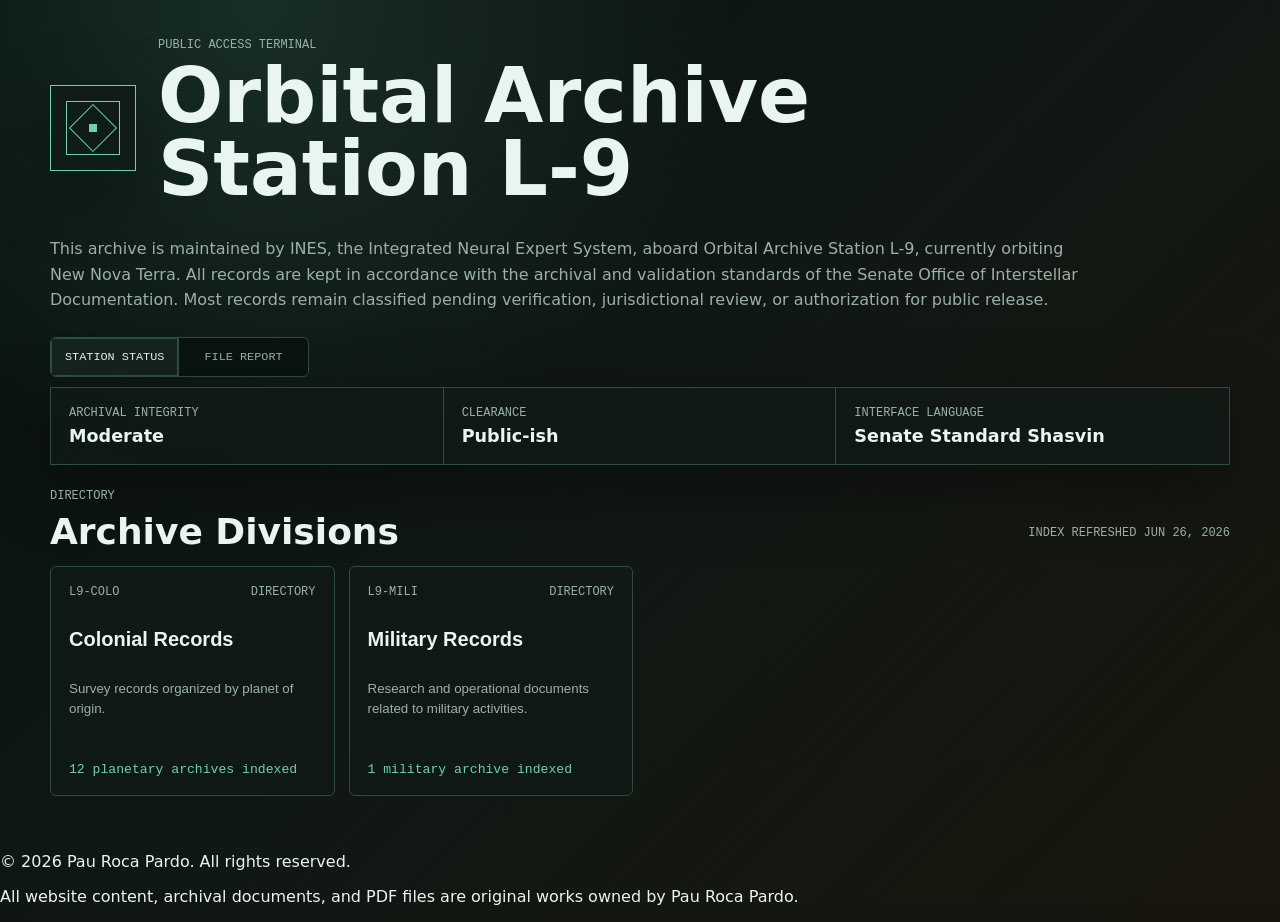
<file: index.html>
<!doctype html>
<html lang="en">
  <head>
    <meta charset="utf-8">
    <meta name="viewport" content="width=device-width, initial-scale=1">
    <meta name="theme-color" content="#09110f">
    <title>Orbital Archive Station L-9</title>
    <link rel="icon" href="./favicon.ico" sizes="any">
    <link rel="stylesheet" href="./src/styles.css">
    <script src="./src/archive-manifest.js" defer></script>
    <script src="./src/app.js" defer></script>
  </head>
  <body>
    <div class="scanline" aria-hidden="true"></div>

    <header class="station-header">
      <div class="station-mark" aria-hidden="true">
        <span></span>
        <span></span>
        <span></span>
      </div>
      <div>
        <p class="eyebrow">Public Access Terminal</p>
        <h1><span>Orbital Archive</span> <span>Station L-9</span></h1>
      </div>
    </header>

    <section class="station-intro" aria-label="Archive notice">
      <p class="header-copy">
        This archive is maintained by INES, the Integrated Neural Expert System, aboard Orbital Archive
        Station L-9, currently orbiting New Nova Terra. All records are kept in accordance with the archival and
        validation standards of the Senate Office of Interstellar Documentation. Most records remain classified
        pending verification, jurisdictional review, or authorization for public release.
      </p>
    </section>

    <main class="archive-shell">
      <section class="status-summary" aria-label="Archive summary">
        <div class="summary-switch" aria-label="Summary view">
          <button type="button" aria-pressed="true" data-summary-view="station">Station Status</button>
          <button type="button" aria-pressed="false" data-summary-view="files">File Report</button>
        </div>
        <div id="status-panel" class="status-panel">
          <div>
            <span class="status-label">Archival Integrity</span>
            <strong>Moderate</strong>
          </div>
          <div>
            <span class="status-label">Clearance</span>
            <strong>Public-ish</strong>
          </div>
          <div>
            <span class="status-label">Interface Language</span>
            <strong>Senate Standard Shasvin</strong>
          </div>
        </div>
      </section>

      <nav id="navigation-bar" class="navigation-bar" aria-label="Archive navigation" hidden>
        <button id="back-button" class="ghost-button" type="button">← Back</button>
        <div id="breadcrumbs" class="breadcrumbs"></div>
      </nav>

      <section id="directory-section" aria-labelledby="sections-title">
        <div class="section-heading">
          <div>
            <p class="eyebrow" id="directory-kicker">Directory</p>
            <h2 id="sections-title">Archive Divisions</h2>
          </div>
          <p id="generation-stamp" class="generation-stamp"></p>
        </div>
        <div id="section-grid" class="section-grid"></div>
      </section>

      <section id="document-panel" class="document-panel" aria-labelledby="documents-title" hidden>
        <div class="section-heading">
          <div>
            <p class="eyebrow" id="active-section-kicker">Index Contents</p>
            <h2 id="documents-title">Selected Archive</h2>
          </div>
        </div>
        <div id="document-list" class="document-list"></div>
      </section>
    </main>

    <footer class="site-footer">
      <p>© 2026 Pau Roca Pardo. All rights reserved.</p>
      <p>All website content, archival documents, and PDF files are original works owned by Pau Roca Pardo.</p>
    </footer>
  </body>
</html>
</file>
<file: src/styles.css>
:root {
  color-scheme: dark;
  --bg: #07110f;
  --panel: #101a17;
  --panel-strong: #16241f;
  --line: #2e4b41;
  --line-bright: #6ecfb0;
  --text: #e9f5ef;
  --muted: #9ab0a7;
  --amber: #d7a944;
  --red: #d46d62;
  --shadow: 0 20px 70px rgba(0, 0, 0, 0.35);
}

* {
  box-sizing: border-box;
}

html,
body {
  max-width: 100%;
  overflow-x: hidden;
}

body {
  min-height: 100vh;
  margin: 0;
  background:
    radial-gradient(circle at 20% 0%, rgba(110, 207, 176, 0.14), transparent 30rem),
    linear-gradient(135deg, #07110f 0%, #101713 48%, #18150e 100%);
  color: var(--text);
  font-family: Inter, ui-sans-serif, system-ui, -apple-system, BlinkMacSystemFont, "Segoe UI", sans-serif;
  letter-spacing: 0;
}

button,
a {
  -webkit-tap-highlight-color: transparent;
}

.scanline {
  pointer-events: none;
  position: fixed;
  inset: 0;
  z-index: 5;
  background-image: repeating-linear-gradient(
    to bottom,
    rgba(255, 255, 255, 0.035) 0,
    rgba(255, 255, 255, 0.035) 1px,
    transparent 1px,
    transparent 4px
  );
  mix-blend-mode: soft-light;
}

.station-header,
.station-intro,
.archive-shell {
  width: min(1180px, calc(100% - 32px));
  margin-inline: auto;
  min-width: 0;
}

.station-header {
  display: grid;
  grid-template-columns: auto minmax(0, 1fr);
  gap: 22px;
  align-items: center;
  padding: 38px 0 18px;
}

.station-intro {
  margin-bottom: 24px;
}

.station-intro .header-copy {
  width: 100%;
  max-width: none;
}


.station-mark {
  display: grid;
  place-items: center;
  width: 86px;
  aspect-ratio: 1;
  border: 1px solid var(--line-bright);
  background: rgba(16, 26, 23, 0.82);
  box-shadow: var(--shadow);
}

.station-mark span {
  grid-area: 1 / 1;
  display: block;
  border: 1px solid var(--line-bright);
}

.station-mark span:nth-child(1) {
  width: 54px;
  aspect-ratio: 1;
}

.station-mark span:nth-child(2) {
  width: 34px;
  aspect-ratio: 1;
  transform: rotate(45deg);
}

.station-mark span:nth-child(3) {
  width: 8px;
  aspect-ratio: 1;
  background: var(--line-bright);
}

.eyebrow,
.status-label,
.card-topline,
.document-id,
.document-action,
.generation-stamp {
  color: var(--muted);
  font-family: "SFMono-Regular", Consolas, "Liberation Mono", monospace;
  font-size: 0.75rem;
  text-transform: uppercase;
}

.eyebrow {
  margin: 0 0 8px;
}

h1,
h2,
p {
  margin-top: 0;
}

h1 {
  max-width: 820px;
  margin-bottom: 12px;
  font-size: clamp(2.2rem, 6vw, 5.2rem);
  line-height: 0.95;
}

h1 span {
  display: inline;
}

h2 {
  margin-bottom: 0;
  font-size: clamp(1.55rem, 3vw, 2.25rem);
}

.header-copy {
  max-width: 980px;
  margin-bottom: 0;
  color: var(--muted);
  font-size: 1rem;
  line-height: 1.6;
  text-wrap: balance;
}

.archive-shell {
  display: grid;
  gap: 24px;
  padding-bottom: 44px;
}

.archive-shell > section {
  min-width: 0;
  max-width: 100%;
}

.status-summary {
  display: grid;
  gap: 10px;
}

.summary-switch {
  display: inline-grid;
  grid-template-columns: repeat(2, minmax(0, 1fr));
  justify-self: start;
  overflow: hidden;
  border: 1px solid var(--line);
  border-radius: 6px;
  background: rgba(7, 17, 15, 0.72);
}

.summary-switch button {
  min-height: 38px;
  padding: 0 14px;
  border: 0;
  border-right: 1px solid var(--line);
  background: transparent;
  color: var(--muted);
  font-family: "SFMono-Regular", Consolas, "Liberation Mono", monospace;
  font-size: 0.74rem;
  text-transform: uppercase;
  cursor: pointer;
}

.summary-switch button:last-child {
  border-right: 0;
}

.summary-switch button:hover,
.summary-switch button:focus-visible,
.summary-switch button[aria-pressed="true"] {
  background: rgba(22, 36, 31, 0.95);
  color: var(--text);
  outline: none;
}

.summary-switch button[aria-pressed="true"] {
  box-shadow: inset 0 0 0 1px rgba(110, 207, 176, 0.28);
}

.status-panel {
  display: grid;
  grid-template-columns: repeat(3, minmax(0, 1fr));
  width: 100%;
  max-width: 100%;
  min-width: 0;
  border: 1px solid var(--line);
  background: rgba(16, 26, 23, 0.72);
  box-shadow: var(--shadow);
}

.status-panel > div {
  display: grid;
  gap: 6px;
  min-width: 0;
  padding: 18px;
  border-right: 1px solid var(--line);
}

.status-panel > div:last-child {
  border-right: 0;
}

.status-panel strong {
  font-size: 1.1rem;
  min-width: 0;
  overflow-wrap: anywhere;
}

.status-detail {
  color: var(--muted);
  font-family: "SFMono-Regular", Consolas, "Liberation Mono", monospace;
  font-size: 0.75rem;
  text-transform: uppercase;
}

.status-panel .cleared strong {
  color: var(--line-bright);
}

.status-panel .in-progress strong {
  color: var(--amber);
}

.status-panel .classified strong {
  color: var(--red);
}

.status-panel .in-progress {
  background: rgba(44, 34, 14, 0.22);
}

.status-panel .classified {
  background: rgba(52, 19, 18, 0.24);
}


.section-heading {
  display: flex;
  gap: 16px;
  align-items: end;
  justify-content: space-between;
  margin-bottom: 14px;
}

.section-grid {
  display: flex;
  width: 100%;
  min-width: 0;
  gap: 14px;
  max-width: 100%;
  overflow-x: auto;
  overflow-y: hidden;
  -webkit-overflow-scrolling: touch;
  touch-action: pan-x pan-y;
  padding: 0 0 12px;
  overscroll-behavior-inline: contain;
  scrollbar-color: var(--line-bright) rgba(16, 26, 23, 0.86);
  scrollbar-width: thin;
  scroll-snap-type: inline proximity;
}

.section-grid::-webkit-scrollbar {
  height: 10px;
}

.section-grid::-webkit-scrollbar-track {
  background: rgba(16, 26, 23, 0.86);
  border-radius: 999px;
}

.section-grid::-webkit-scrollbar-thumb {
  background: var(--line-bright);
  border-radius: 999px;
}

.section-card {
  display: grid;
  flex: 0 0 calc((100% - 42px) / 4);
  gap: 14px;
  min-width: 0;
  min-height: 230px;
  padding: 18px;
  border: 1px solid var(--line);
  border-radius: 6px;
  background: rgba(16, 26, 23, 0.76);
  color: var(--text);
  text-align: left;
  cursor: pointer;
  scroll-snap-align: start;
  transition: border-color 160ms ease, box-shadow 160ms ease, background 160ms ease;
}

.section-card:hover,
.section-card:focus-visible,
.section-card[data-active="true"] {
  border-color: var(--line-bright);
  background: rgba(22, 36, 31, 0.95);
  box-shadow: inset 0 0 0 1px rgba(110, 207, 176, 0.32), 0 0 22px rgba(110, 207, 176, 0.14);
  outline: none;
}

.section-card.maintenance {
  border-color: rgba(215, 169, 68, 0.45);
}

.card-topline {
  display: flex;
  justify-content: space-between;
  gap: 10px;
}

.section-card strong {
  font-size: 1.25rem;
}

.card-copy {
  color: var(--muted);
  line-height: 1.45;
}

.card-status {
  align-self: end;
  color: var(--line-bright);
  font-family: "SFMono-Regular", Consolas, "Liberation Mono", monospace;
  font-size: 0.82rem;
}

.maintenance .card-status {
  color: var(--amber);
}

.document-panel {
  width: 100%;
  max-width: 100%;
  min-width: 0;
  border: 1px solid var(--line);
  border-radius: 6px;
  background: rgba(16, 26, 23, 0.78);
  box-shadow: var(--shadow);
  padding: 20px;
}

.document-panel[hidden] {
  display: none;
}

.ghost-button {
  min-height: 42px;
  padding: 0 14px;
  border: 1px solid var(--line);
  border-radius: 4px;
  background: rgba(7, 17, 15, 0.72);
  color: var(--text);
  cursor: pointer;
}

.ghost-button:hover,
.ghost-button:focus-visible {
  border-color: var(--line-bright);
  outline: none;
}

.document-list {
  display: grid;
  min-width: 0;
  gap: 10px;
}

.document-row {
  display: grid;
  width: 100%;
  max-width: 100%;
  min-width: 0;
  grid-template-columns: minmax(120px, 0.8fr) minmax(0, 2fr) auto;
  gap: 16px;
  align-items: center;
  min-height: 74px;
  padding: 14px;
  border: 1px solid rgba(110, 207, 176, 0.22);
  border-radius: 4px;
  background: rgba(7, 17, 15, 0.62);
  color: var(--text);
  text-decoration: none;
}

.document-row:hover,
.document-row:focus-visible {
  border-color: var(--line-bright);
  outline: none;
}

.document-row.in-progress {
  border-color: rgba(215, 169, 68, 0.64);
  background: rgba(44, 34, 14, 0.5);
}

.document-row.in-progress:hover,
.document-row.in-progress:focus-visible {
  border-color: var(--amber);
}

.document-row.classified {
  border-color: rgba(212, 109, 98, 0.72);
  background: rgba(52, 19, 18, 0.54);
}

.document-row.classified:hover,
.document-row.classified:focus-visible {
  border-color: var(--red);
}

.document-row.unavailable {
  cursor: default;
}

.document-main {
  display: grid;
  gap: 5px;
  min-width: 0;
}

.document-row > * {
  min-width: 0;
  max-width: 100%;
}

.document-main strong,
.document-main span,
.document-id {
  overflow-wrap: anywhere;
  word-break: break-word;
}

.document-main span {
  color: var(--muted);
}

.document-row.in-progress .document-main span,
.document-row.in-progress .document-action {
  color: var(--amber);
}

.document-row.classified .document-main span,
.document-row.classified .document-action {
  color: var(--red);
}

.document-action {
  color: var(--line-bright);
  white-space: nowrap;
}

.maintenance-notice {
  display: grid;
  gap: 10px;
  padding: 18px;
  border: 1px solid rgba(215, 169, 68, 0.5);
  border-radius: 4px;
  background: rgba(44, 34, 14, 0.38);
}

.maintenance-notice span {
  color: var(--amber);
  font-family: "SFMono-Regular", Consolas, "Liberation Mono", monospace;
  font-size: 0.82rem;
}

.maintenance-notice p {
  margin-bottom: 0;
  color: var(--muted);
  line-height: 1.55;
}

.maintenance-notice.neutral {
  border-color: rgba(110, 207, 176, 0.35);
  background: rgba(7, 17, 15, 0.42);
}

.maintenance-notice.neutral span {
  color: var(--line-bright);
}

@media (max-width: 980px) {
  .header-copy {
    white-space: normal;
  }

  .section-grid {
    gap: 12px;
  }

  .section-card {
    flex-basis: min(320px, 72vw);
  }

  .document-row {
    grid-template-columns: minmax(0, 1fr) auto;
  }

  .document-id {
    grid-column: 1 / -1;
  }
}

@media (max-width: 640px) {
  body {
    background:
      radial-gradient(circle at 50% -8rem, rgba(110, 207, 176, 0.16), transparent 20rem),
      linear-gradient(135deg, #07110f 0%, #101713 58%, #17140e 100%);
  }

  .station-header,
  .station-intro,
  .archive-shell {
    width: calc(100% - 20px);
    max-width: calc(100vw - 20px);
  }

  .station-header {
    grid-template-columns: auto minmax(0, 1fr);
    gap: 12px;
    align-items: start;
    padding: 18px 0 14px;
  }

  .station-mark {
    width: 42px;
    margin-top: 4px;
  }

  .station-mark span:nth-child(1) {
    width: 27px;
  }

  .station-mark span:nth-child(2) {
    width: 18px;
  }

  h1 {
    max-width: 100%;
    margin-bottom: 8px;
    font-size: 1.72rem;
    line-height: 1;
    overflow-wrap: anywhere;
  }

  h1 span {
    display: block;
  }

  h2 {
    font-size: 1.35rem;
  }

  .eyebrow,
  .status-label,
  .card-topline,
  .document-id,
  .document-action,
  .generation-stamp {
    font-size: 0.68rem;
  }

  .header-copy {
    font-size: 0.9rem;
    line-height: 1.45;
  }

  .archive-shell {
    gap: 16px;
    padding-bottom: 26px;
  }

  .status-panel {
    width: 100%;
    max-width: 100%;
    min-width: 0;
    grid-template-columns: 1fr;
  }

  .summary-switch {
    width: 100%;
  }

  .summary-switch button {
    min-width: 0;
    padding: 0 10px;
    font-size: 0.68rem;
  }

  .status-panel > div {
    gap: 4px;
    min-width: 0;
    padding: 10px 12px;
    border-bottom: 1px solid var(--line);
    border-right: 0;
    border-left: 0;
  }

  .status-panel > div:last-child {
    border-bottom: 0;
  }

  .status-panel strong {
    font-size: 0.9rem;
    overflow-wrap: anywhere;
  }

  .status-detail {
    font-size: 0.68rem;
  }

  .section-heading {
    display: grid;
    align-items: start;
    gap: 6px;
    margin-bottom: 10px;
  }

  .section-grid {
    width: 100%;
    min-width: 0;
    gap: 10px;
    max-width: 100%;
    overflow-x: auto;
    overflow-y: hidden;
    padding-bottom: 10px;
    scroll-snap-type: inline mandatory;
  }

  .section-card {
    flex: 0 0 calc(100vw - 42px);
    max-width: calc(100vw - 42px);
    gap: 6px 10px;
    min-height: 0;
    padding: 12px;
    scroll-snap-align: start;
  }

  .card-topline,
  .card-status {
    grid-column: 1 / -1;
  }

  .card-topline {
    order: -1;
  }

  .section-card strong {
    font-size: 1.05rem;
  }

  .card-copy {
    grid-column: 1 / -1;
    font-size: 0.9rem;
    line-height: 1.35;
  }

  .card-status {
    margin-top: 2px;
    font-size: 0.72rem;
  }

  .document-panel {
    min-width: 0;
    padding: 12px;
  }

  .document-row {
    min-width: 0;
    max-width: 100%;
    grid-template-columns: 1fr;
    align-items: start;
    min-height: 0;
    gap: 8px;
    padding: 12px;
  }

  .document-main {
    gap: 4px;
  }

  .document-main strong {
    font-size: 0.98rem;
  }

  .document-action {
    white-space: normal;
  }

  .maintenance-notice {
    min-width: 0;
    padding: 12px;
  }
}
</file>
